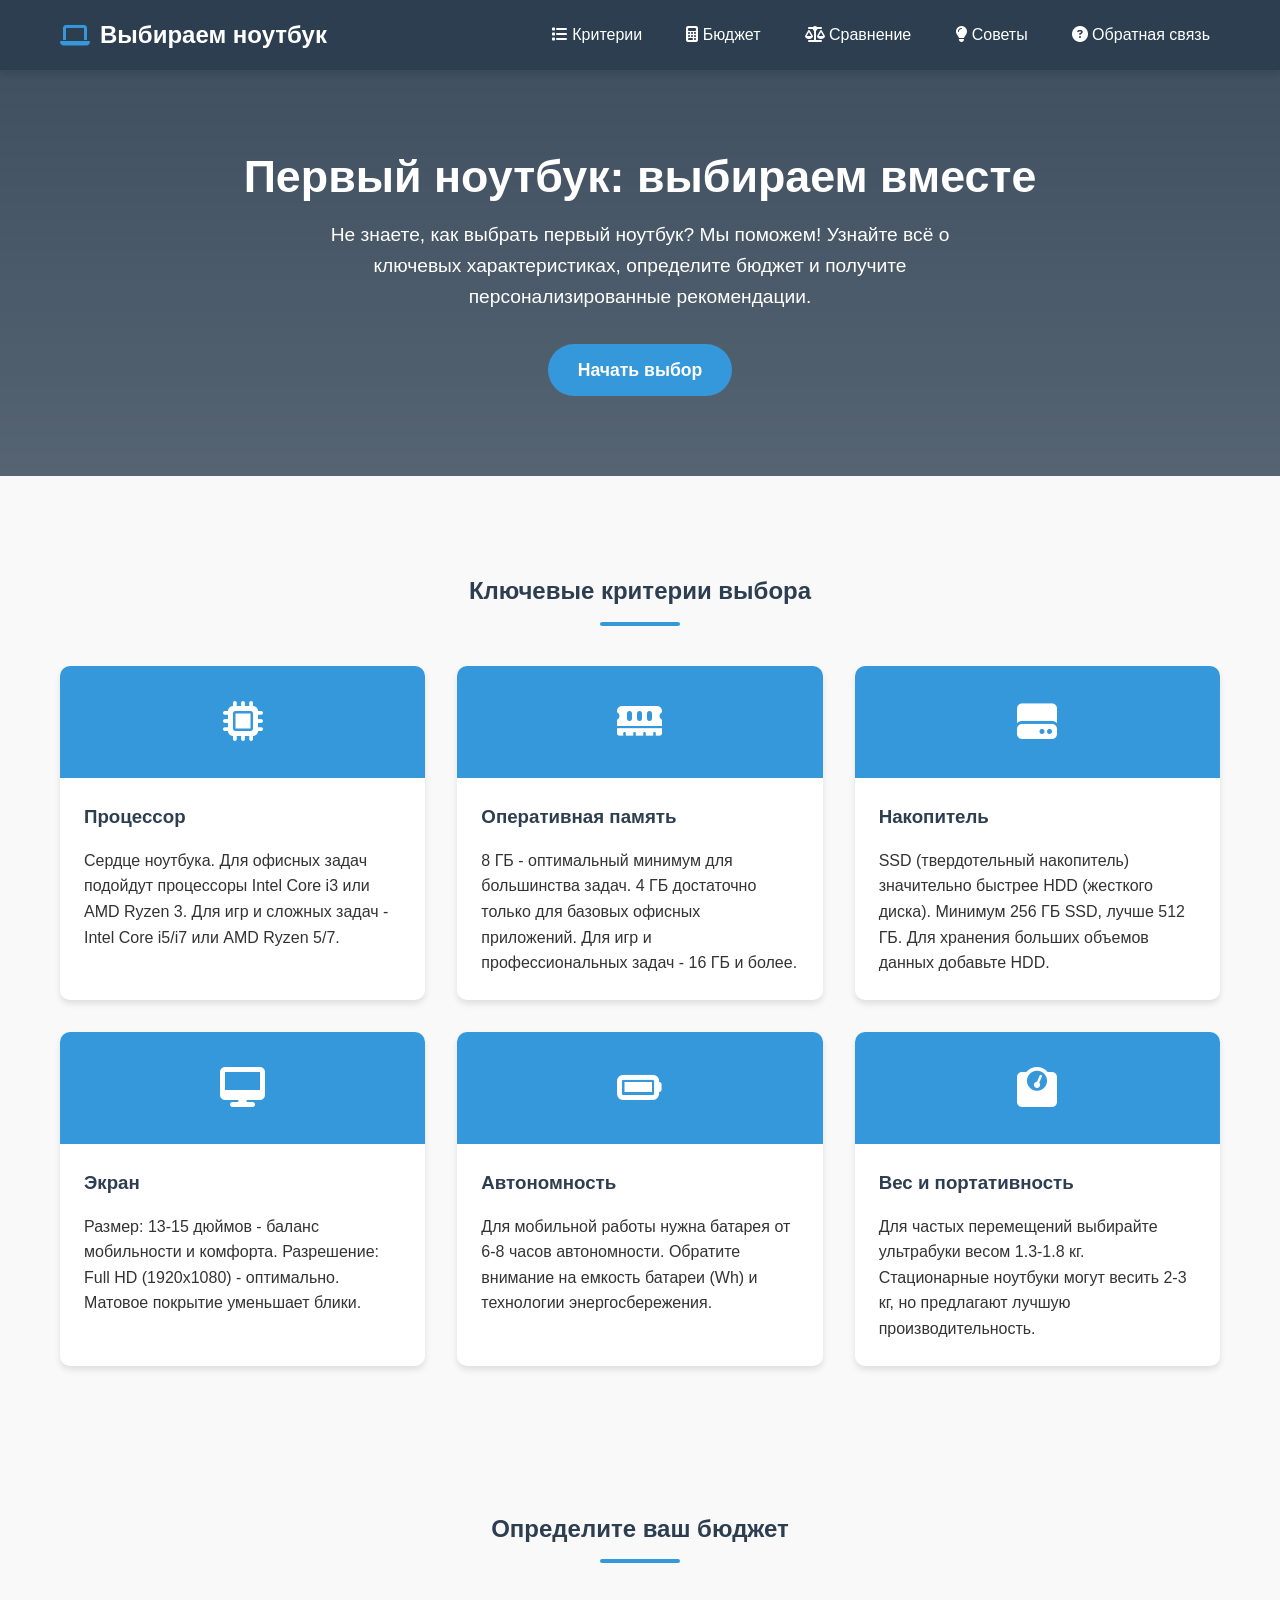
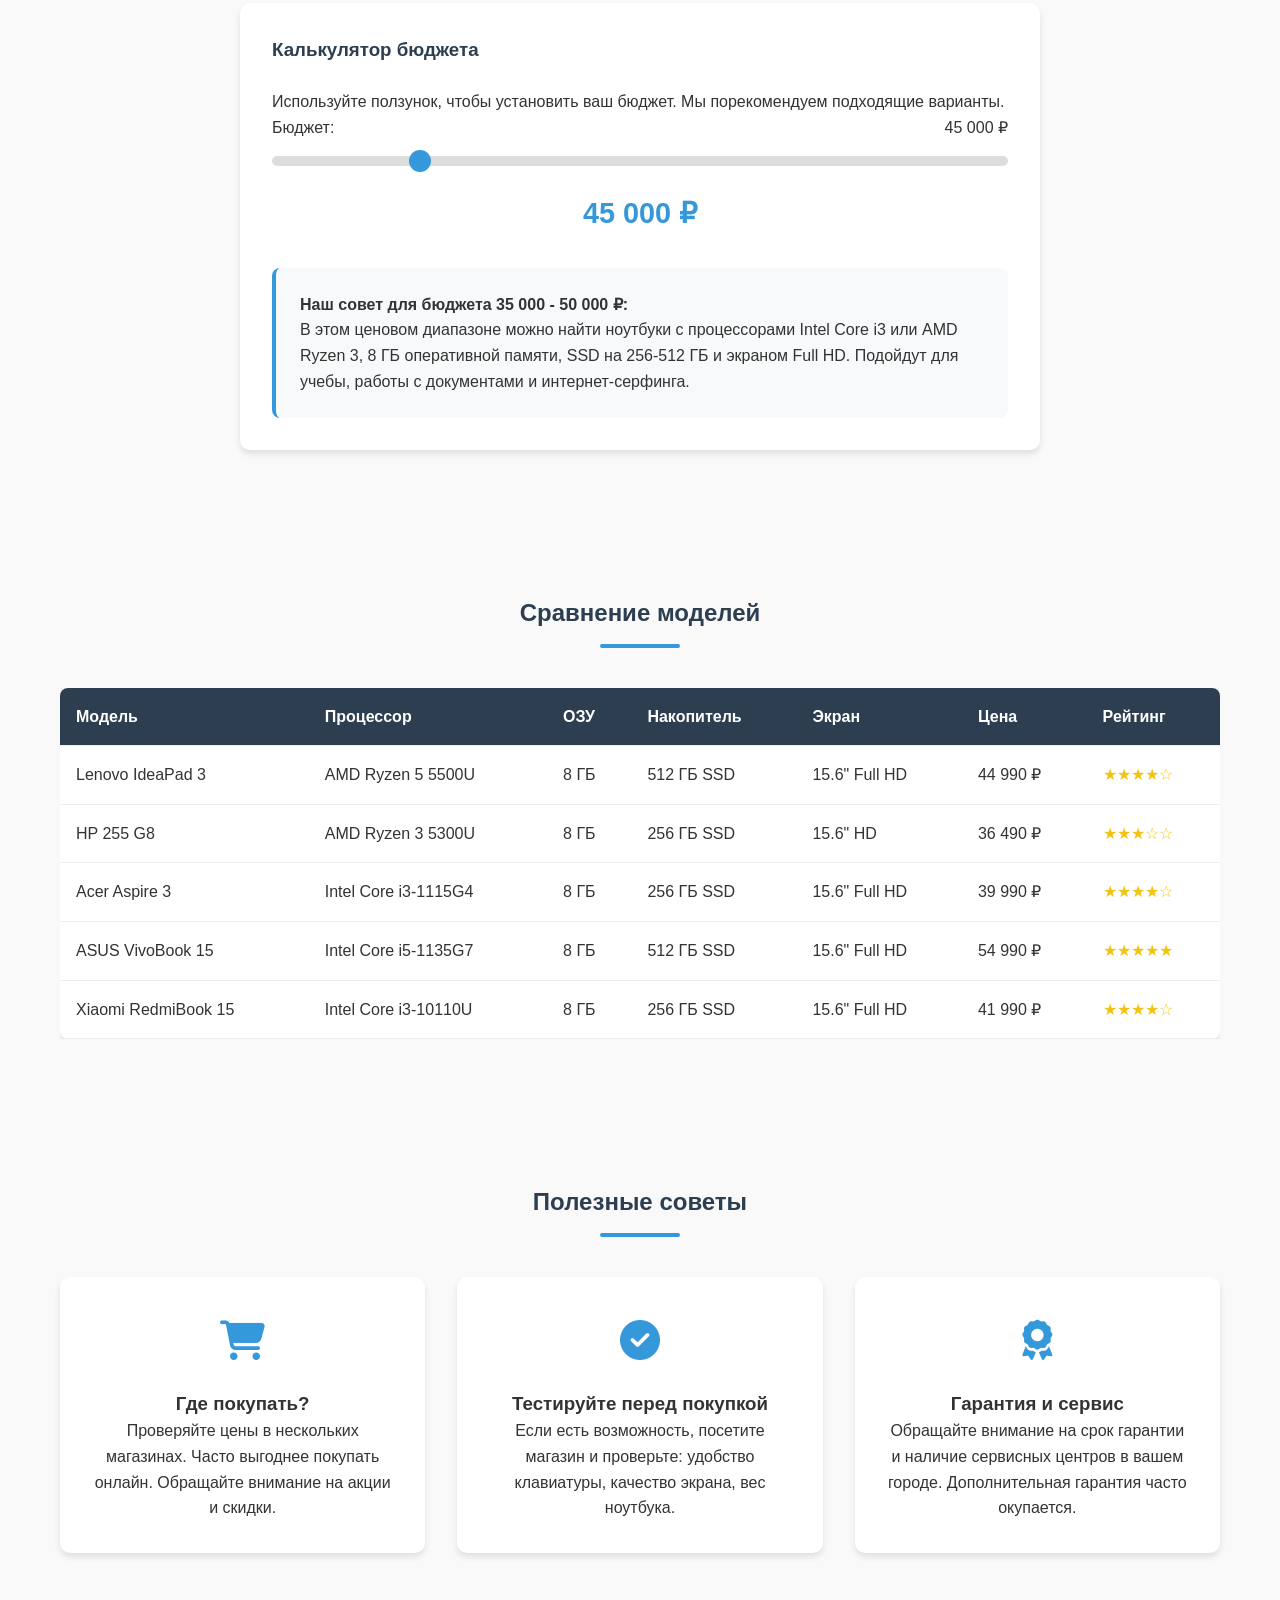
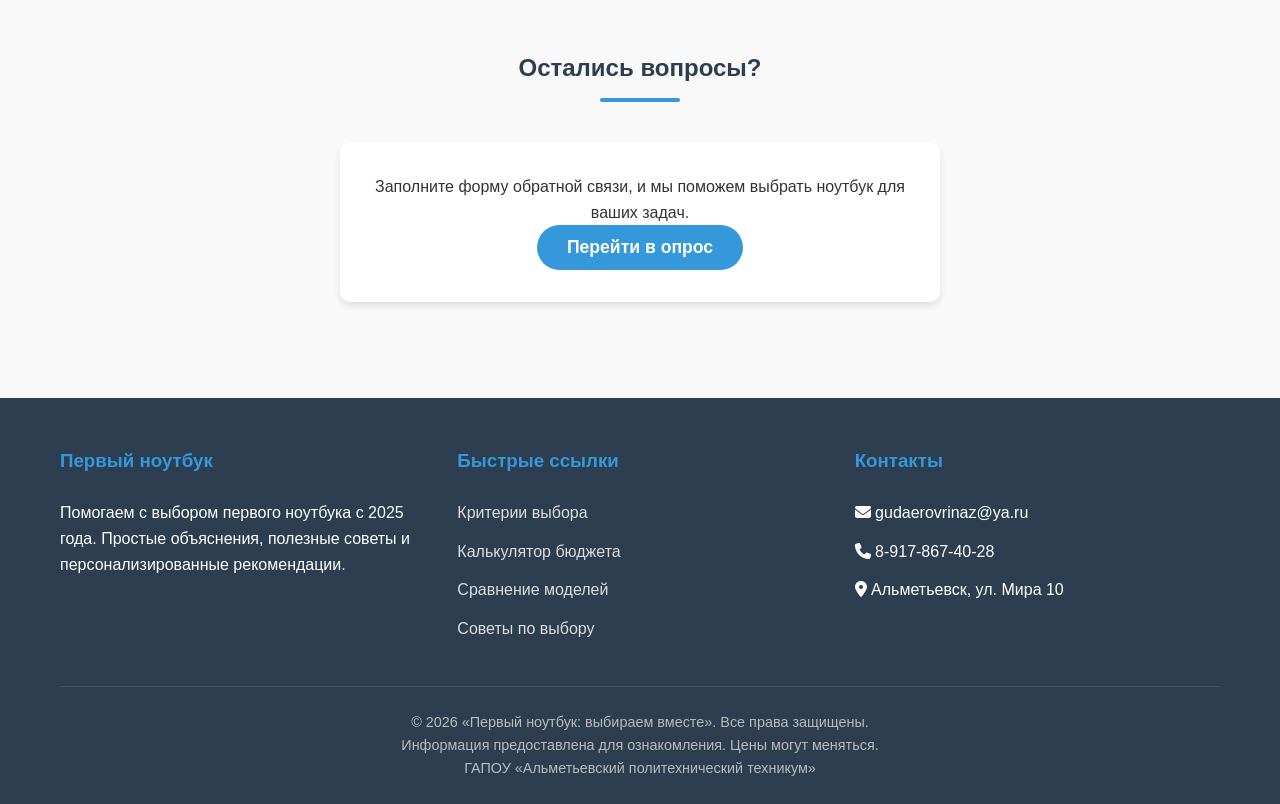
<file: laptop.html>
<!DOCTYPE html>
<html lang="ru">
<head>
    <meta charset="UTF-8">
    <meta name="viewport" content="width=device-width, initial-scale=1.0">
    <title>Первый ноутбук: выбираем вместе</title>
    <link rel="stylesheet" href="https://cdnjs.cloudflare.com/ajax/libs/font-awesome/6.4.0/css/all.min.css">
    <link rel="stylesheet" href="laptop.css">
<body>
    <!-- Header -->
    <header>
        <div class="container">
            <div class="header-content">
                <div class="logo">
                    <i class="fas fa-laptop"></i>
                    <span>Выбираем ноутбук</span>
                </div>
                <button class="mobile-menu-btn" id="mobileMenuBtn">
                    <i class="fas fa-bars"></i>
                </button>
                <nav id="mainNav">
                    <ul>
                        <li><a href="#criteria"><i class="fas fa-list"></i> Критерии</a></li>
                        <li><a href="#calculator"><i class="fas fa-calculator"></i> Бюджет</a></li>
                        <li><a href="#comparison"><i class="fas fa-balance-scale"></i> Сравнение</a></li>
                        <li><a href="#tips"><i class="fas fa-lightbulb"></i> Советы</a></li>
                        <li><a href="#contact"><i class="fas fa-question-circle"></i> Обратная связь</a></li>
                    </ul>
                </nav>
            </div>
        </div>
    </header>

    <!-- Hero секция -->
    <section class="hero">
        <div class="container">
            <h1>Первый ноутбук: выбираем вместе</h1>
            <p>Не знаете, как выбрать первый ноутбук? Мы поможем! Узнайте всё о ключевых характеристиках, определите бюджет и получите персонализированные рекомендации.</p>
            <a href="#criteria" class="cta-button">Начать выбор</a>
        </div>
    </section>

    <!-- Основной контент -->
    <div class="container">
        <!-- Критерии выбора -->
        <section id="criteria">
            <h2 class="section-title">Ключевые критерии выбора</h2>
            <div class="criteria-grid">
                <div class="criteria-card">
                    <div class="criteria-icon">
                        <i class="fas fa-microchip"></i>
                    </div>
                    <div class="criteria-content">
                        <h3>Процессор</h3>
                        <p>Сердце ноутбука. Для офисных задач подойдут процессоры Intel Core i3 или AMD Ryzen 3. Для игр и сложных задач - Intel Core i5/i7 или AMD Ryzen 5/7.</p>
                    </div>
                </div>
                <div class="criteria-card">
                    <div class="criteria-icon">
                        <i class="fas fa-memory"></i>
                    </div>
                    <div class="criteria-content">
                        <h3>Оперативная память</h3>
                        <p>8 ГБ - оптимальный минимум для большинства задач. 4 ГБ достаточно только для базовых офисных приложений. Для игр и профессиональных задач - 16 ГБ и более.</p>
                    </div>
                </div>
                <div class="criteria-card">
                    <div class="criteria-icon">
                        <i class="fas fa-hdd"></i>
                    </div>
                    <div class="criteria-content">
                        <h3>Накопитель</h3>
                        <p>SSD (твердотельный накопитель) значительно быстрее HDD (жесткого диска). Минимум 256 ГБ SSD, лучше 512 ГБ. Для хранения больших объемов данных добавьте HDD.</p>
                    </div>
                </div>
                <div class="criteria-card">
                    <div class="criteria-icon">
                        <i class="fas fa-desktop"></i>
                    </div>
                    <div class="criteria-content">
                        <h3>Экран</h3>
                        <p>Размер: 13-15 дюймов - баланс мобильности и комфорта. Разрешение: Full HD (1920x1080) - оптимально. Матовое покрытие уменьшает блики.</p>
                    </div>
                </div>
                <div class="criteria-card">
                    <div class="criteria-icon">
                        <i class="fas fa-battery-full"></i>
                    </div>
                    <div class="criteria-content">
                        <h3>Автономность</h3>
                        <p>Для мобильной работы нужна батарея от 6-8 часов автономности. Обратите внимание на емкость батареи (Wh) и технологии энергосбережения.</p>
                    </div>
                </div>
                <div class="criteria-card">
                    <div class="criteria-icon">
                        <i class="fas fa-weight"></i>
                    </div>
                    <div class="criteria-content">
                        <h3>Вес и портативность</h3>
                        <p>Для частых перемещений выбирайте ультрабуки весом 1.3-1.8 кг. Стационарные ноутбуки могут весить 2-3 кг, но предлагают лучшую производительность.</p>
                    </div>
                </div>
            </div>
        </section>

        <!-- Калькулятор бюджета -->
        <section id="calculator">
            <h2 class="section-title">Определите ваш бюджет</h2>
            <div class="calculator">
                <h3>Калькулятор бюджета</h3>
                <p>Используйте ползунок, чтобы установить ваш бюджет. Мы порекомендуем подходящие варианты.</p>
                
                <div class="slider-container">
                    <div class="slider-label">
                        <span>Бюджет:</span>
                        <span id="budgetAmount">45 000 ₽</span>
                    </div>
                    <input type="range" min="20000" max="150000" step="5000" value="45000" class="budget-slider" id="budgetSlider">
                    <div class="budget-value" id="budgetValue">45 000 ₽</div>
                </div>
                
                <div class="recommendation" id="recommendation">
                    <h4>Наш совет для бюджета 45 000 ₽:</h4>
                    <p>В этом ценовом диапазоне можно найти ноутбуки с процессорами Intel Core i3 или AMD Ryzen 3, 8 ГБ оперативной памяти, SSD на 256-512 ГБ и экраном Full HD. Подойдут для учебы, работы с документами и интернет-серфинга.</p>
                </div>
            </div>
        </section>

        <!-- Сравнение моделей -->
        <section id="comparison">
            <h2 class="section-title">Сравнение моделей</h2>
            <div class="comparison-table">
                <table>
                    <thead>
                        <tr>
                            <th>Модель</th>
                            <th>Процессор</th>
                            <th>ОЗУ</th>
                            <th>Накопитель</th>
                            <th>Экран</th>
                            <th>Цена</th>
                            <th>Рейтинг</th>
                        </tr>
                    </thead>
                    <tbody>
                        <tr>
                            <td>Lenovo IdeaPad 3</td>
                            <td>AMD Ryzen 5 5500U</td>
                            <td>8 ГБ</td>
                            <td>512 ГБ SSD</td>
                            <td>15.6" Full HD</td>
                            <td>44 990 ₽</td>
                            <td class="rating">★★★★☆</td>
                        </tr>
                        <tr>
                            <td>HP 255 G8</td>
                            <td>AMD Ryzen 3 5300U</td>
                            <td>8 ГБ</td>
                            <td>256 ГБ SSD</td>
                            <td>15.6" HD</td>
                            <td>36 490 ₽</td>
                            <td class="rating">★★★☆☆</td>
                        </tr>
                        <tr>
                            <td>Acer Aspire 3</td>
                            <td>Intel Core i3-1115G4</td>
                            <td>8 ГБ</td>
                            <td>256 ГБ SSD</td>
                            <td>15.6" Full HD</td>
                            <td>39 990 ₽</td>
                            <td class="rating">★★★★☆</td>
                        </tr>
                        <tr>
                            <td>ASUS VivoBook 15</td>
                            <td>Intel Core i5-1135G7</td>
                            <td>8 ГБ</td>
                            <td>512 ГБ SSD</td>
                            <td>15.6" Full HD</td>
                            <td>54 990 ₽</td>
                            <td class="rating">★★★★★</td>
                        </tr>
                        <tr>
                            <td>Xiaomi RedmiBook 15</td>
                            <td>Intel Core i3-10110U</td>
                            <td>8 ГБ</td>
                            <td>256 ГБ SSD</td>
                            <td>15.6" Full HD</td>
                            <td>41 990 ₽</td>
                            <td class="rating">★★★★☆</td>
                        </tr>
                    </tbody>
                </table>
            </div>
        </section>

        <!-- Советы -->
        <section id="tips">
            <h2 class="section-title">Полезные советы</h2>
            <div class="tips-grid">
                <div class="tip-card">
                    <div class="tip-icon">
                        <i class="fas fa-shopping-cart"></i>
                    </div>
                    <h3>Где покупать?</h3>
                    <p>Проверяйте цены в нескольких магазинах. Часто выгоднее покупать онлайн. Обращайте внимание на акции и скидки.</p>
                </div>
                <div class="tip-card">
                    <div class="tip-icon">
                        <i class="fas fa-check-circle"></i>
                    </div>
                    <h3>Тестируйте перед покупкой</h3>
                    <p>Если есть возможность, посетите магазин и проверьте: удобство клавиатуры, качество экрана, вес ноутбука.</p>
                </div>
                <div class="tip-card">
                    <div class="tip-icon">
                        <i class="fas fa-award"></i>
                    </div>
                    <h3>Гарантия и сервис</h3>
                    <p>Обращайте внимание на срок гарантии и наличие сервисных центров в вашем городе. Дополнительная гарантия часто окупается.</p>
                </div>
            </div>
        </section>

        <!-- Форма вопросов -->
        <section id="contact">
            <h2 class="section-title">Остались вопросы?</h2>
            <div class="contact-form">
                <p>Заполните форму обратной связи, и мы поможем выбрать ноутбук для ваших задач.</p>
                <form id="questionForm" 
                    action="https://forms.yandex.ru/u/69b292f390fa7bde45176b5b"><button type="submit" class="cta-button">Перейти в опрос</button>
                </form>
            </div>
        </section>
    </div>

    <!-- Footer -->
    <footer>
        <div class="container">
            <div class="footer-content">
                <div class="footer-column">
                    <h3>Первый ноутбук</h3>
                    <p>Помогаем с выбором первого ноутбука с 2025 года. Простые объяснения, полезные советы и персонализированные рекомендации.</p>
                    <div class="social-icons">
                        <!-- <a href="#"><i class="fab fa-vk"></i></a> -->
                        <!-- <a href="#"><i class="fab fa-telegram"></i></a> -->
                        <!-- <a href="#"><i class="fas fa-envelope"></i></a> -->
                        
                    </div>
                </div>
                <div class="footer-column">
                    <h3>Быстрые ссылки</h3>
                    <ul>
                        <li><a href="#criteria">Критерии выбора</a></li>
                        <li><a href="#calculator">Калькулятор бюджета</a></li>
                        <li><a href="#comparison">Сравнение моделей</a></li>
                        <li><a href="#tips">Советы по выбору</a></li>
                    </ul>
                </div>
                <div class="footer-column">
                    <h3>Контакты</h3>
                    <ul>
                        <li><i class="fas fa-envelope"></i> gudaerovrinaz@ya.ru</li>
                        <li><i class="fas fa-phone"></i> 8-917-867-40-28</li>
                        <li><i class="fas fa-map-marker-alt"></i> Альметьевск, ул. Мира 10</li>
                    </ul>
                </div>
            </div>
            <div class="copyright">
                <p>&copy; 2026 «Первый ноутбук: выбираем вместе». Все права защищены.</p>
                <p>Информация предоставлена для ознакомления. Цены могут меняться.</p>
                <p>ГАПОУ «Альметьевский политехнический техникум»</p>
            </div>
        </div>
    </footer>

    <script>
        // Мобильное меню
        const mobileMenuBtn = document.getElementById('mobileMenuBtn');
        const mainNav = document.getElementById('mainNav');
        
        mobileMenuBtn.addEventListener('click', () => {
            mainNav.classList.toggle('active');
            const icon = mobileMenuBtn.querySelector('i');
            if (mainNav.classList.contains('active')) {
                icon.classList.remove('fa-bars');
                icon.classList.add('fa-times');
            } else {
                icon.classList.remove('fa-times');
                icon.classList.add('fa-bars');
            }
        });
        
        // Плавная прокрутка для якорных ссылок
        document.querySelectorAll('a[href^="#"]').forEach(anchor => {
            anchor.addEventListener('click', function(e) {
                e.preventDefault();
                
                // Закрыть мобильное меню при клике на ссылку
                if (mainNav.classList.contains('active')) {
                    mainNav.classList.remove('active');
                    const icon = mobileMenuBtn.querySelector('i');
                    icon.classList.remove('fa-times');
                    icon.classList.add('fa-bars');
                }
                
                const targetId = this.getAttribute('href');
                if (targetId === '#') return;
                
                const targetElement = document.querySelector(targetId);
                if (targetElement) {
                    window.scrollTo({
                        top: targetElement.offsetTop - 80,
                        behavior: 'smooth'
                    });
                }
            });
        });
        
        // Калькулятор бюджета
        const budgetSlider = document.getElementById('budgetSlider');
        const budgetAmount = document.getElementById('budgetAmount');
        const budgetValue = document.getElementById('budgetValue');
        const recommendation = document.getElementById('recommendation');
        
        function formatBudget(value) {
            return new Intl.NumberFormat('ru-RU').format(value) + ' ₽';
        }
        
        function updateRecommendation(budget) {
            let advice = '';
            
            if (budget < 35000) {
                advice = '<h4>Наш совет для бюджета до 35 000 ₽:</h4><p>В этом ценовом диапазоне можно найти ноутбуки с процессорами Intel Celeron/Pentium или AMD Athlon, 4-8 ГБ оперативной памяти, SSD на 128-256 ГБ или HDD на 500 ГБ. Подойдут для базовых задач: интернет, работа с документами, просмотр видео.</p>';
            } else if (budget >= 35000 && budget < 50000) {
                advice = '<h4>Наш совет для бюджета 35 000 - 50 000 ₽:</h4><p>В этом ценовом диапазоне можно найти ноутбуки с процессорами Intel Core i3 или AMD Ryzen 3, 8 ГБ оперативной памяти, SSD на 256-512 ГБ и экраном Full HD. Подойдут для учебы, работы с документами и интернет-серфинга.</p>';
            } else if (budget >= 50000 && budget < 80000) {
                advice = '<h4>Наш совет для бюджета 50 000 - 80 000 ₽:</h4><p>В этом диапазоне доступны ноутбуки с процессорами Intel Core i5 или AMD Ryzen 5, 8-16 ГБ оперативной памяти, SSD на 512 ГБ-1 ТБ, качественным экраном Full HD. Подойдут для большинства задач, включая некоторые игры на средних настройках.</p>';
            } else if (budget >= 80000 && budget < 120000) {
                advice = '<h4>Наш совет для бюджета 80 000 - 120 000 ₽:</h4><p>В этом диапазоне можно выбрать мощные ноутбуки с процессорами Intel Core i7 или AMD Ryzen 7, 16 ГБ оперативной памяти, быстрыми SSD, дискретной видеокартой (NVIDIA GeForce GTX/RTX). Подойдут для игр, монтажа видео и работы с графикой.</p>';
            } else {
                advice = '<h4>Наш совет для бюджета от 120 000 ₽:</h4><p>Премиальные ноутбуки и игровые станции с топовыми процессорами Intel Core i9 или AMD Ryzen 9, 32 ГБ+ оперативной памяти, мощными видеокартами, SSD большого объема. Максимальная производительность для любых задач.</p>';
            }
            
            recommendation.innerHTML = advice;
        }
        
        budgetSlider.addEventListener('input', function() {
            const value = parseInt(this.value);
            budgetAmount.textContent = formatBudget(value);
            budgetValue.textContent = formatBudget(value);
            updateRecommendation(value);
        });
        
        // Обработка формы
        //const questionForm = document.getElementById('questionForm');
        
        //questionForm.addEventListener('submit', function(e) {
            //e.preventDefault();
            
            //const name = document.getElementById('name').value;
            //const email = document.getElementById('email').value;
            //const budget = document.getElementById('budget').value;
            //const purpose = document.getElementById('purpose').value;
            //const question = document.getElementById('question').value;
            
            // В реальном приложении здесь был бы AJAX-запрос к серверу
            //alert(`Спасибо, ${name}! Ваш вопрос отправлен. Мы ответим на ${email} в течение 24 часов.`);
            
            // Сброс формы
            //questionForm.reset();
        //});
        
        // Инициализация
        updateRecommendation(parseInt(budgetSlider.value));
    </script>
</body>
</html>
</file>
<file: laptop.css>
* {
    margin: 0;
    padding: 0;
    box-sizing: border-box;
    font-family: 'Segoe UI', Tahoma, Geneva, Verdana, sans-serif;
}

:root {
    --primary-color: #2c3e50;
    --secondary-color: #3498db;
    --accent-color: #e74c3c;
    --light-color: #ecf0f1;
    --dark-color: #2c3e50;
    --shadow: 0 4px 6px rgba(0, 0, 0, 0.1);
}

body {
    line-height: 1.6;
    color: #333;
    background-color: #f9f9f9;
}

.container {
    width: 100%;
    max-width: 1200px;
    margin: 0 auto;
    padding: 0 20px;
}

/* Header стили */
header {
    background-color: var(--primary-color);
    color: white;
    padding: 1rem 0;
    box-shadow: var(--shadow);
    position: sticky;
    top: 0;
    z-index: 1000;
}

.header-content {
    display: flex;
    justify-content: space-between;
    align-items: center;
}

.logo {
    display: flex;
    align-items: center;
    gap: 10px;
    font-size: 1.5rem;
    font-weight: 700;
}

.logo i {
    color: var(--secondary-color);
}

nav ul {
    display: flex;
    list-style: none;
    gap: 1.5rem;
}

nav a {
    color: white;
    text-decoration: none;
    font-weight: 500;
    transition: color 0.3s;
    padding: 5px 10px;
    border-radius: 4px;
}

nav a:hover {
    color: var(--secondary-color);
    background-color: rgba(255, 255, 255, 0.1);
}

.mobile-menu-btn {
    display: none;
    background: none;
    border: none;
    color: white;
    font-size: 1.5rem;
    cursor: pointer;
}

/* Hero секция */
.hero {
    background: linear-gradient(rgba(44, 62, 80, 0.9), rgba(44, 62, 80, 0.8)), url('https://images.unsplash.com/photo-1496181133206-80ce9b88a853?ixlib=rb-4.0.3&auto=format&fit=crop&w=1200&q=80');
    background-size: cover;
    background-position: center;
    color: white;
    text-align: center;
    padding: 5rem 1rem;
    margin-bottom: 3rem;
}

.hero h1 {
    font-size: 2.8rem;
    margin-bottom: 1rem;
    line-height: 1.2;
}

.hero p {
    font-size: 1.2rem;
    max-width: 700px;
    margin: 0 auto 2rem;
}

.cta-button {
    display: inline-block;
    background-color: var(--secondary-color);
    color: white;
    padding: 12px 30px;
    border-radius: 30px;
    text-decoration: none;
    font-weight: 600;
    font-size: 1.1rem;
    transition: all 0.3s;
    border: none;
    cursor: pointer;
    text-align: center;
}

.cta-button:hover {
    background-color: #2980b9;
    transform: translateY(-3px);
    box-shadow: 0 6px 12px rgba(0, 0, 0, 0.2);
}

/* Основной контент */
.section-title {
    text-align: center;
    margin-bottom: 2.5rem;
    color: var(--primary-color);
    position: relative;
    padding-bottom: 15px;
}

.section-title:after {
    content: '';
    position: absolute;
    bottom: 0;
    left: 50%;
    transform: translateX(-50%);
    width: 80px;
    height: 4px;
    background-color: var(--secondary-color);
    border-radius: 2px;
}

section {
    padding: 3rem 0;
}

.criteria-grid {
    display: grid;
    grid-template-columns: repeat(auto-fill, minmax(300px, 1fr));
    gap: 2rem;
    margin-bottom: 3rem;
}

.criteria-card {
    background-color: white;
    border-radius: 10px;
    overflow: hidden;
    box-shadow: var(--shadow);
    transition: transform 0.3s;
}

.criteria-card:hover {
    transform: translateY(-10px);
}

.criteria-icon {
    background-color: var(--secondary-color);
    color: white;
    padding: 1.5rem;
    text-align: center;
    font-size: 2.5rem;
}

.criteria-content {
    padding: 1.5rem;
}

.criteria-content h3 {
    margin-bottom: 1rem;
    color: var(--primary-color);
}

/* Калькулятор бюджета */
.calculator {
    background-color: white;
    border-radius: 10px;
    padding: 2rem;
    box-shadow: var(--shadow);
    max-width: 800px;
    margin: 0 auto 3rem;
}

.calculator h3 {
    margin-bottom: 1.5rem;
    color: var(--primary-color);
}

.slider-container {
    margin-bottom: 2rem;
}

.slider-label {
    display: flex;
    justify-content: space-between;
    margin-bottom: 0.5rem;
}

.budget-slider {
    width: 100%;
    height: 10px;
    border-radius: 5px;
    background: #ddd;
    outline: none;
    -webkit-appearance: none;
}

.budget-slider::-webkit-slider-thumb {
    -webkit-appearance: none;
    width: 22px;
    height: 22px;
    border-radius: 50%;
    background: var(--secondary-color);
    cursor: pointer;
}

.budget-value {
    font-size: 1.8rem;
    font-weight: 700;
    color: var(--secondary-color);
    text-align: center;
    margin: 1rem 0;
}

.recommendation {
    background-color: #f8f9fa;
    padding: 1.5rem;
    border-radius: 8px;
    margin-top: 2rem;
    border-left: 4px solid var(--secondary-color);
}

/* Таблица сравнения */
.comparison-table {
    overflow-x: auto;
    margin-bottom: 3rem;
}

table {
    width: 100%;
    border-collapse: collapse;
    background-color: white;
    box-shadow: var(--shadow);
    border-radius: 8px;
    overflow: hidden;
}

thead {
    background-color: var(--primary-color);
    color: white;
}

th, td {
    padding: 1rem;
    text-align: left;
    border-bottom: 1px solid #eee;
}

tbody tr:hover {
    background-color: #f8f9fa;
}

.rating {
    color: #f1c40f;
}

/* Советы */
.tips-grid {
    display: grid;
    grid-template-columns: repeat(auto-fill, minmax(280px, 1fr));
    gap: 2rem;
}

.tip-card {
    background-color: white;
    padding: 2rem;
    border-radius: 10px;
    box-shadow: var(--shadow);
    display: flex;
    flex-direction: column;
    align-items: center;
    text-align: center;
}

.tip-icon {
    font-size: 2.5rem;
    color: var(--secondary-color);
    margin-bottom: 1rem;
}

/* Форма */
.contact-form {
    background-color: white;
    padding: 2rem;
    border-radius: 10px;
    box-shadow: var(--shadow);
    max-width: 600px;
    margin: 0 auto;
    text-align: center;
}

.form-group {
    margin-bottom: 1.5rem;
}

.form-group label {
    display: block;
    margin-bottom: 0.5rem;
    font-weight: 900;
}

.form-control {
    width: 100%;
    padding: 12px;
    border: 1px solid #ddd;
    border-radius: 5px;
    font-size: 1rem;
}

textarea.form-control {
    min-height: 150px;
    resize: vertical;
}

/* Footer */
footer {
    background-color: var(--primary-color);
    color: white;
    padding: 3rem 0 1.5rem;
    margin-top: 3rem;
}

.footer-content {
    display: grid;
    grid-template-columns: repeat(auto-fit, minmax(250px, 1fr));
    gap: 2rem;
    margin-bottom: 2rem;
}

.footer-column h3 {
    margin-bottom: 1.5rem;
    color: var(--secondary-color);
}

.footer-column ul {
    list-style: none;
}

.footer-column li {
    margin-bottom: 0.8rem;
}

.footer-column a {
    color: #ddd;
    text-decoration: none;
    transition: color 0.3s;
}

.footer-column a:hover {
    color: var(--secondary-color);
}

.social-icons {
    display: flex;
    gap: 1rem;
    margin-top: 1rem;
}

.social-icons a {
    display: inline-flex;
    align-items: center;
    justify-content: center;
    width: 40px;
    height: 40px;
    background-color: rgba(255, 255, 255, 0.1);
    border-radius: 50%;
    color: white;
    font-size: 1.2rem;
    transition: all 0.3s;
}

.social-icons a:hover {
    background-color: var(--secondary-color);
    transform: translateY(-5px);
}

.copyright {
    text-align: center;
    padding-top: 1.5rem;
    border-top: 1px solid rgba(255, 255, 255, 0.1);
    font-size: 0.9rem;
    color: #bbb;
}

/* Адаптивность */
@media (max-width: 768px) {
    .header-content {
        flex-direction: column;
        gap: 1rem;
    }
    
    nav ul {
        flex-direction: column;
        text-align: center;
        gap: 0.8rem;
        display: none;
    }
    
    nav.active ul {
        display: flex;
    }
    
    .mobile-menu-btn {
        display: block;
        position: absolute;
        top: 1rem;
        right: 1rem;
    }
    
    .hero h1 {
        font-size: 2rem;
    }
    
    .hero p {
        font-size: 1rem;
    }
}
</file>
